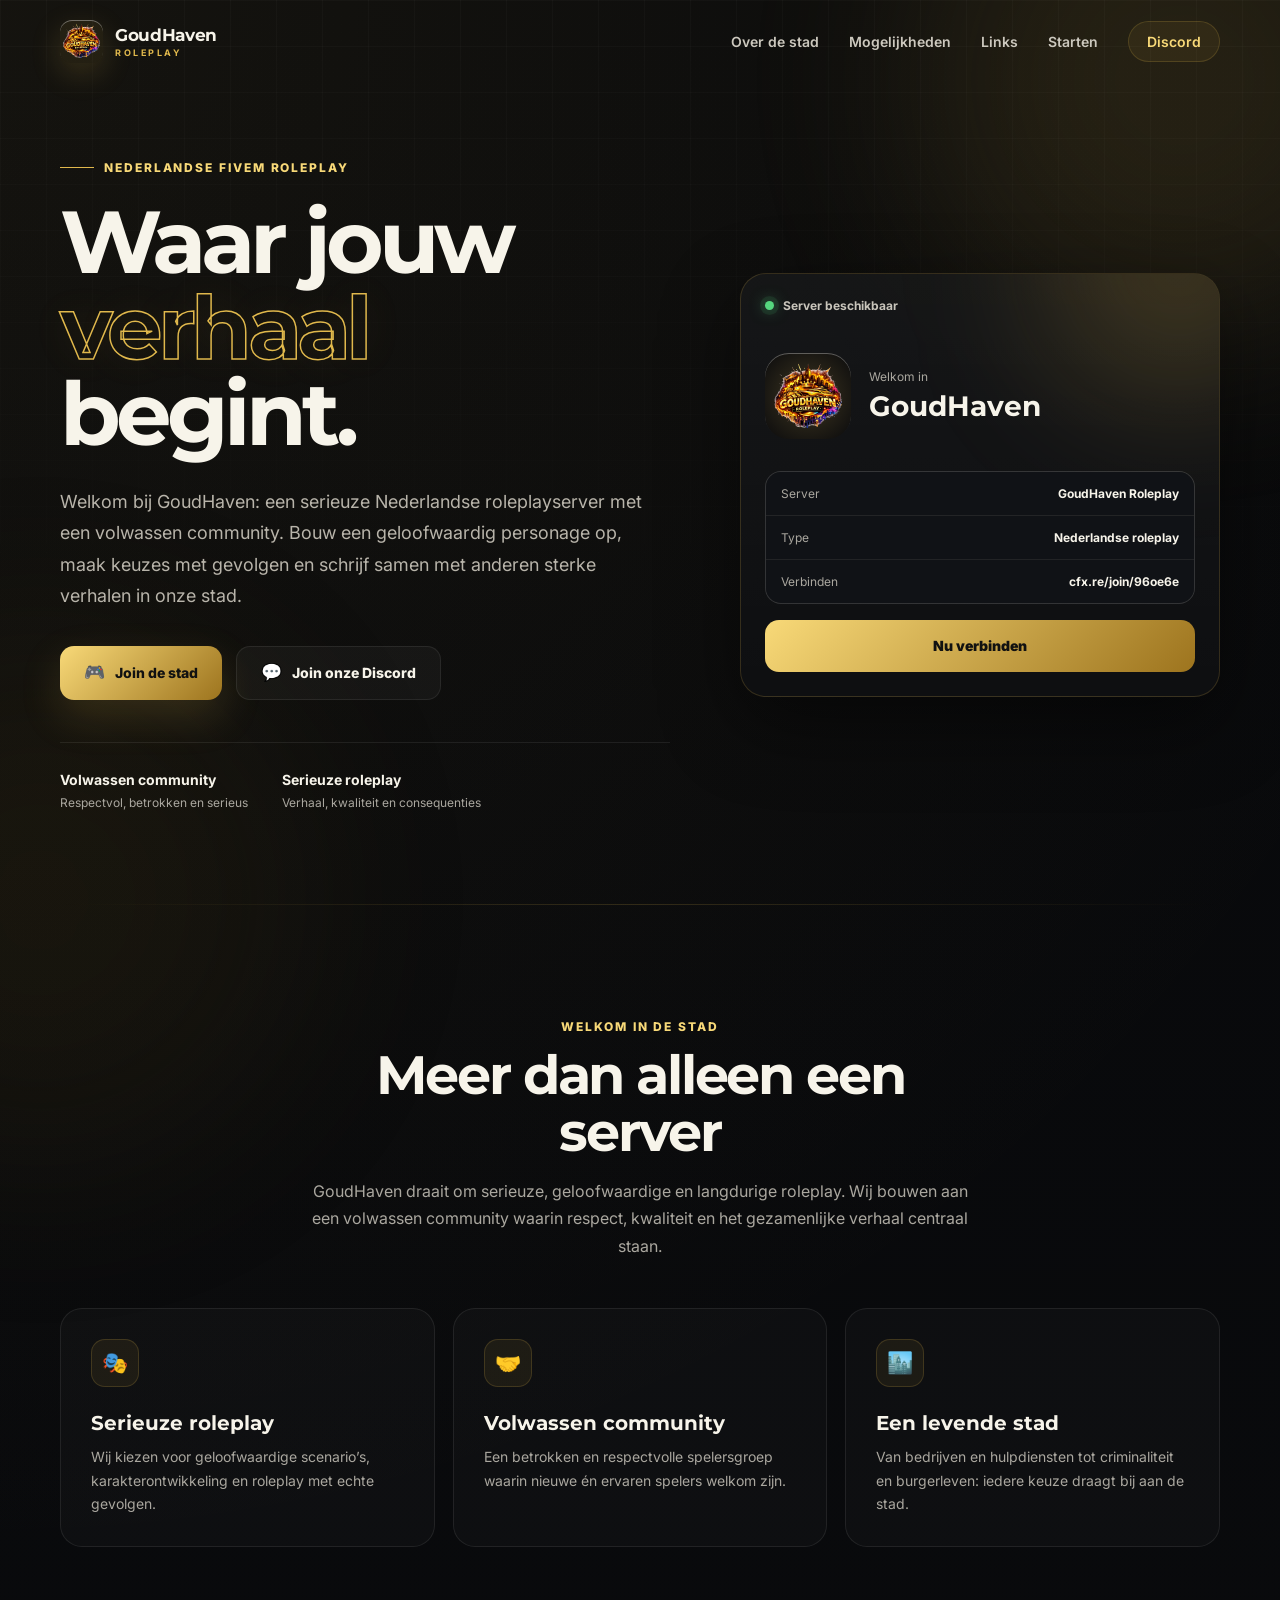
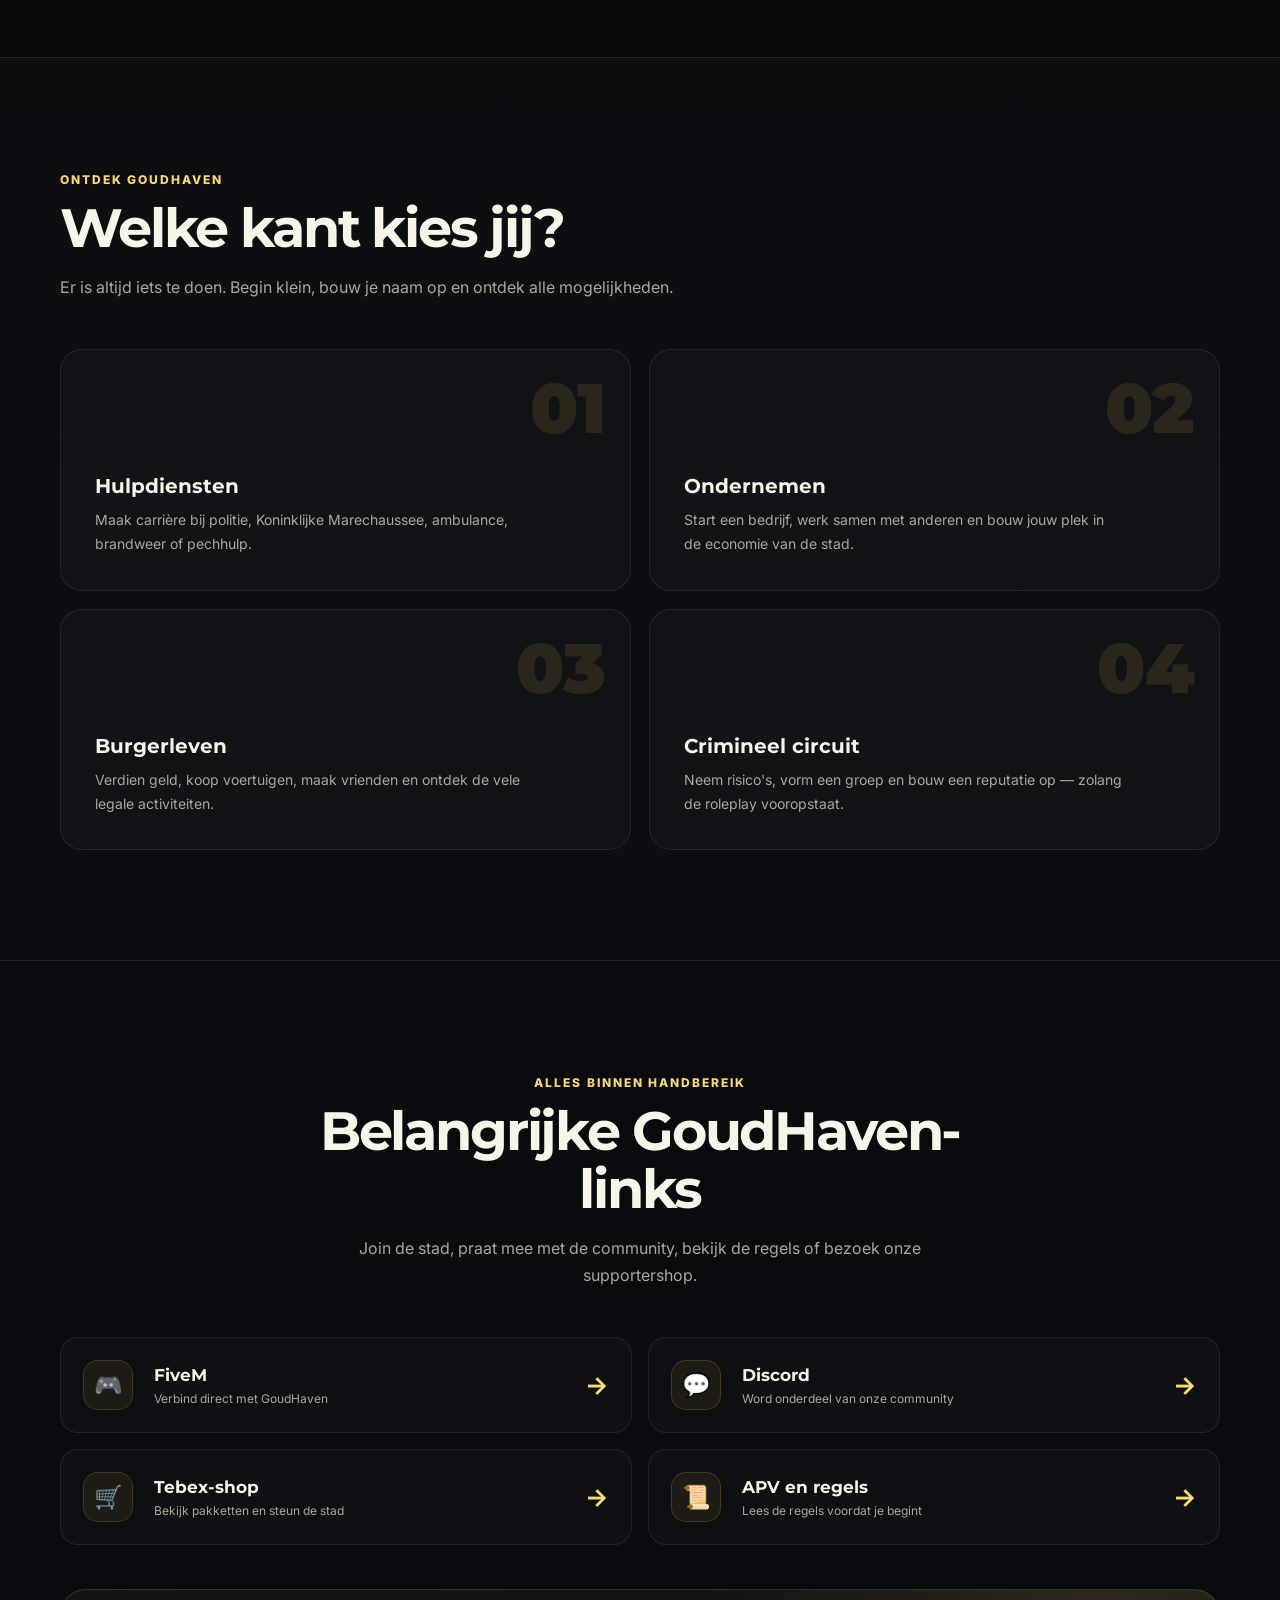
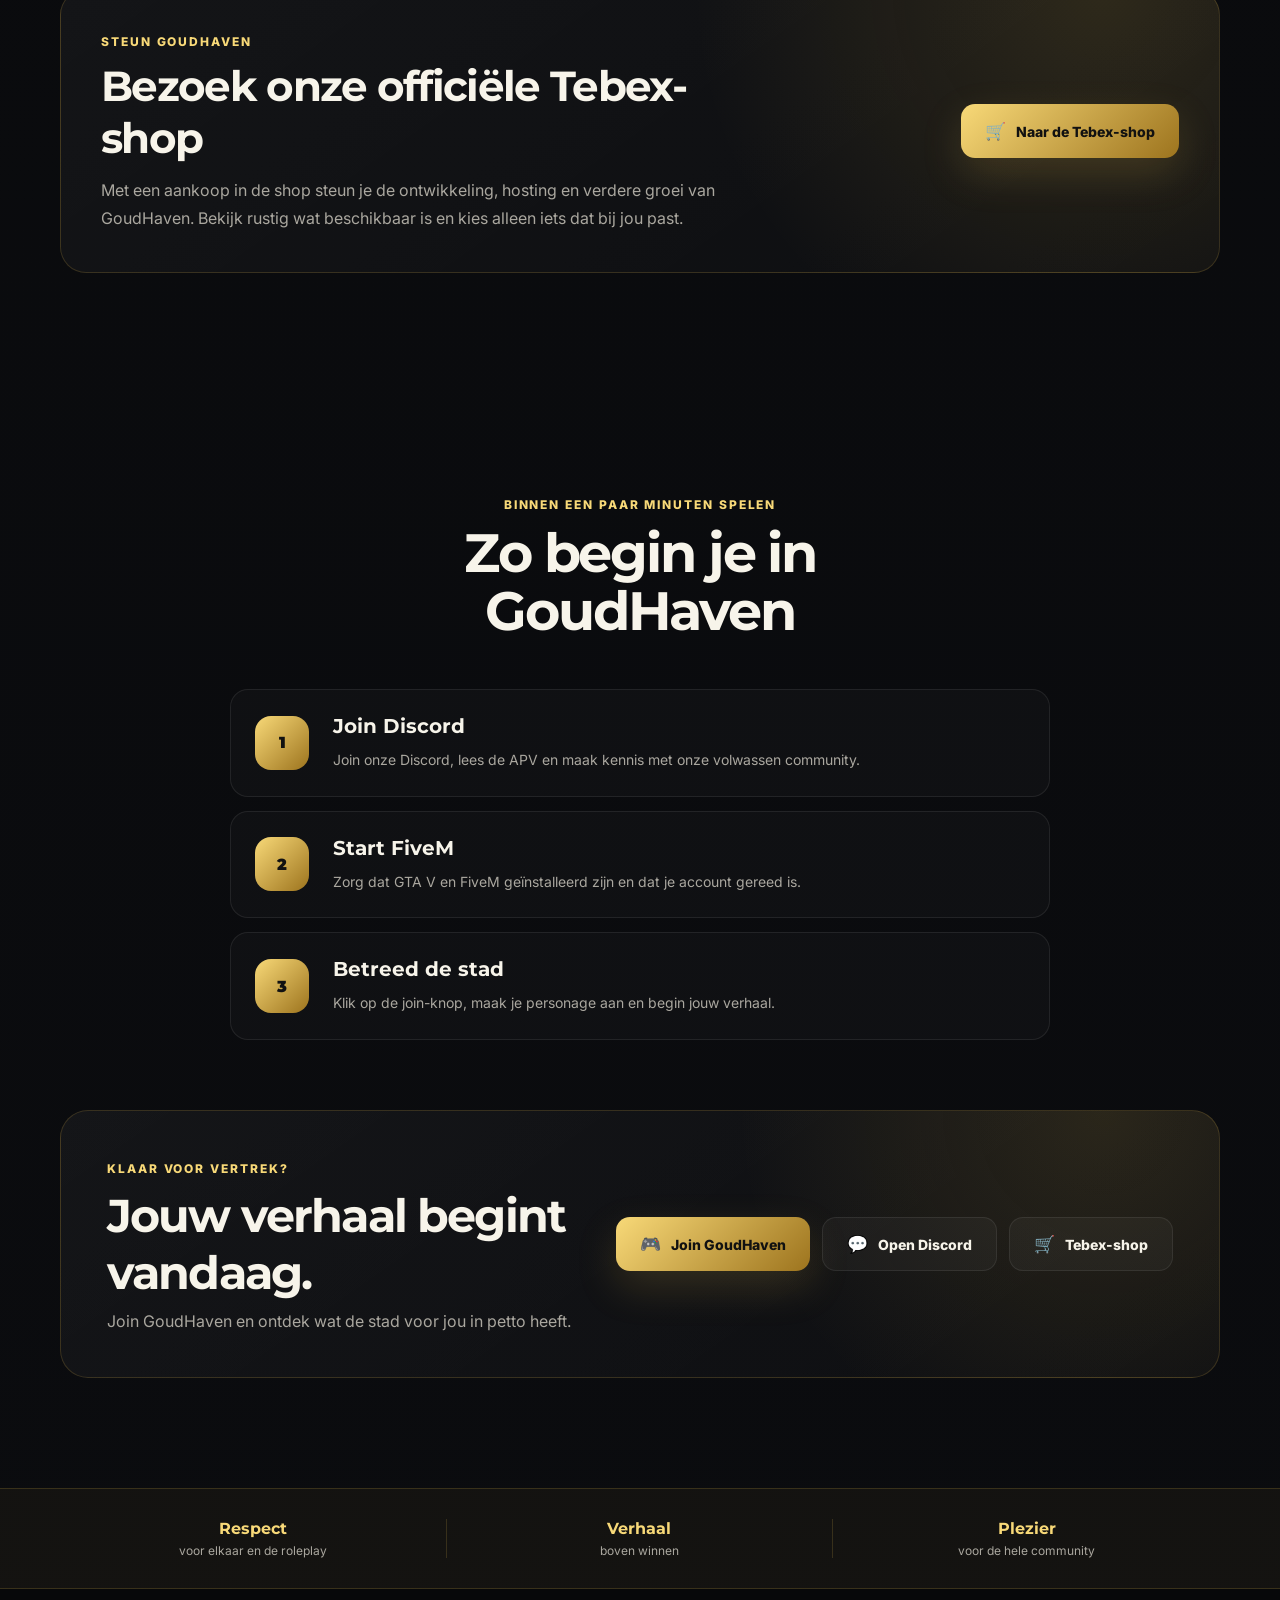
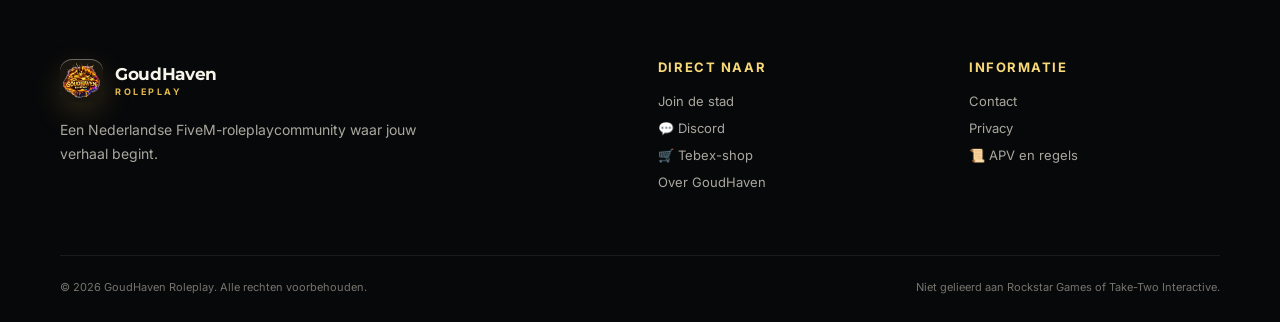
<file: index.html>
<!DOCTYPE html>
<html lang="nl">
<head>
  <meta charset="UTF-8">
  <meta name="viewport" content="width=device-width, initial-scale=1.0">
  <meta name="theme-color" content="#0b0b0d">
  <meta name="description" content="GoudHaven Roleplay – een Nederlandse FiveM-roleplaystad waar jouw verhaal begint. Join de stad en onze community.">
  <meta property="og:title" content="GoudHaven Roleplay">
  <meta property="og:description" content="Waar jouw verhaal begint. Join onze Nederlandse FiveM-roleplaystad.">
  <meta property="og:type" content="website">
  <meta property="og:url" content="https://goud-haven.nl/">
  <meta property="og:image" content="https://goud-haven.nl/goudhaven-logo.png">
  <title>GoudHaven Roleplay | Waar jouw verhaal begint</title>
  <link rel="icon" href="goudhaven-logo.png" type="image/png">
  <link rel="preconnect" href="https://fonts.googleapis.com">
  <link rel="preconnect" href="https://fonts.gstatic.com" crossorigin>
  <link href="https://fonts.googleapis.com/css2?family=Inter:wght@400;500;600;700;800&family=Montserrat:wght@700;800;900&display=swap" rel="stylesheet">
  <link rel="stylesheet" href="styles.css">
  <script src="config.js"></script>
  <script src="script.js" defer></script>
</head>
<body>
  <div class="background-glow background-glow-one"></div>
  <div class="background-glow background-glow-two"></div>

  <header class="site-header">
    <div class="container nav-wrap">
      <a class="brand" href="#home" aria-label="GoudHaven home">
        <span class="brand-mark brand-logo-wrap"><img src="goudhaven-logo.png" alt="GoudHaven Roleplay logo"></span>
        <span>
          <strong>GoudHaven</strong>
          <small>ROLEPLAY</small>
        </span>
      </a>

      <button class="menu-button" type="button" aria-label="Menu openen" aria-expanded="false">
        <span></span><span></span><span></span>
      </button>

      <nav class="main-nav" aria-label="Hoofdnavigatie">
        <a href="#over">Over de stad</a>
        <a href="#mogelijkheden">Mogelijkheden</a>
        <a href="#links">Links</a>
        <a href="#starten">Starten</a>
        <a class="nav-join js-discord-link" href="#" target="_blank" rel="noopener">Discord</a>
      </nav>
    </div>
  </header>

  <main>
    <section class="hero" id="home">
      <div class="container hero-grid">
        <div class="hero-copy">
          <div class="eyebrow"><span></span> Nederlandse FiveM Roleplay</div>
          <h1>Waar jouw <em>verhaal</em> begint.</h1>
          <p class="hero-text">
            Welkom bij GoudHaven: een serieuze Nederlandse roleplayserver met een volwassen community.
            Bouw een geloofwaardig personage op, maak keuzes met gevolgen en schrijf samen met anderen sterke verhalen in onze stad.
          </p>

          <div class="hero-actions">
            <a class="button button-primary js-fivem-link" href="#" target="_blank" rel="noopener">
              <span class="button-icon">🎮</span> Join de stad
            </a>
            <a class="button button-secondary js-discord-link" href="#" target="_blank" rel="noopener">
              <span class="button-icon">💬</span> Join onze Discord
            </a>
          </div>

          <div class="hero-meta">
            <div>
              <strong>Volwassen community</strong>
              <span>Respectvol, betrokken en serieus</span>
            </div>
            <div>
              <strong>Serieuze roleplay</strong>
              <span>Verhaal, kwaliteit en consequenties</span>
            </div>
          </div>
        </div>

        <div class="server-card">
          <div class="server-card-top">
            <span class="status-dot"></span>
            <span id="server-status-text">Server beschikbaar</span>
          </div>
          <div class="city-mark">
            <div class="city-logo city-logo-image"><img src="goudhaven-logo.png" alt="GoudHaven Roleplay logo"></div>
            <div>
              <span>Welkom in</span>
              <strong>GoudHaven</strong>
            </div>
          </div>

          <div class="server-details">
            <div>
              <span>Server</span>
              <strong>GoudHaven Roleplay</strong>
            </div>
            <div>
              <span>Type</span>
              <strong>Nederlandse roleplay</strong>
            </div>
            <div>
              <span>Verbinden</span>
              <strong id="join-code">cfx.re/join/96oe6e</strong>
            </div>
          </div>

          <a class="server-card-button js-fivem-link" href="#" target="_blank" rel="noopener">
            Nu verbinden
          </a>
        </div>
      </div>

      <div class="hero-divider"></div>
    </section>

    <section class="section" id="over">
      <div class="container">
        <div class="section-heading centered">
          <span class="section-label">Welkom in de stad</span>
          <h2>Meer dan alleen een server</h2>
          <p>
            GoudHaven draait om serieuze, geloofwaardige en langdurige roleplay.
            Wij bouwen aan een volwassen community waarin respect, kwaliteit en het gezamenlijke verhaal centraal staan.
          </p>
        </div>

        <div class="feature-grid">
          <article class="feature-card">
            <div class="feature-icon">🎭</div>
            <h3>Serieuze roleplay</h3>
            <p>Wij kiezen voor geloofwaardige scenario’s, karakterontwikkeling en roleplay met echte gevolgen.</p>
          </article>
          <article class="feature-card">
            <div class="feature-icon">🤝</div>
            <h3>Volwassen community</h3>
            <p>Een betrokken en respectvolle spelersgroep waarin nieuwe én ervaren spelers welkom zijn.</p>
          </article>
          <article class="feature-card">
            <div class="feature-icon">🏙️</div>
            <h3>Een levende stad</h3>
            <p>Van bedrijven en hulpdiensten tot criminaliteit en burgerleven: iedere keuze draagt bij aan de stad.</p>
          </article>
        </div>
      </div>
    </section>

    <section class="section section-dark" id="mogelijkheden">
      <div class="container">
        <div class="section-heading">
          <span class="section-label">Ontdek GoudHaven</span>
          <h2>Welke kant kies jij?</h2>
          <p>Er is altijd iets te doen. Begin klein, bouw je naam op en ontdek alle mogelijkheden.</p>
        </div>

        <div class="role-grid">
          <article class="role-card">
            <span class="role-number">01</span>
            <h3>Hulpdiensten</h3>
            <p>Maak carrière bij politie, Koninklijke Marechaussee, ambulance, brandweer of pechhulp.</p>
          </article>
          <article class="role-card">
            <span class="role-number">02</span>
            <h3>Ondernemen</h3>
            <p>Start een bedrijf, werk samen met anderen en bouw jouw plek in de economie van de stad.</p>
          </article>
          <article class="role-card">
            <span class="role-number">03</span>
            <h3>Burgerleven</h3>
            <p>Verdien geld, koop voertuigen, maak vrienden en ontdek de vele legale activiteiten.</p>
          </article>
          <article class="role-card">
            <span class="role-number">04</span>
            <h3>Crimineel circuit</h3>
            <p>Neem risico's, vorm een groep en bouw een reputatie op — zolang de roleplay vooropstaat.</p>
          </article>
        </div>
      </div>
    </section>

    
    <section class="section community-links" id="links">
      <div class="container">
        <div class="section-heading centered">
          <span class="section-label">Alles binnen handbereik</span>
          <h2>Belangrijke GoudHaven-links</h2>
          <p>Join de stad, praat mee met de community, bekijk de regels of bezoek onze supportershop.</p>
        </div>

        <div class="quick-link-grid">
          <a class="quick-link-card js-fivem-link" href="#" target="_blank" rel="noopener">
            <span class="quick-link-icon">🎮</span>
            <div>
              <strong>FiveM</strong>
              <span>Verbind direct met GoudHaven</span>
            </div>
            <b>→</b>
          </a>

          <a class="quick-link-card js-discord-link" href="#" target="_blank" rel="noopener">
            <span class="quick-link-icon">💬</span>
            <div>
              <strong>Discord</strong>
              <span>Word onderdeel van onze community</span>
            </div>
            <b>→</b>
          </a>

          <a class="quick-link-card js-tebex-link" href="#" target="_blank" rel="noopener">
            <span class="quick-link-icon">🛒</span>
            <div>
              <strong>Tebex-shop</strong>
              <span>Bekijk pakketten en steun de stad</span>
            </div>
            <b>→</b>
          </a>

          <a class="quick-link-card js-apv-link" href="#" target="_blank" rel="noopener">
            <span class="quick-link-icon">📜</span>
            <div>
              <strong>APV en regels</strong>
              <span>Lees de regels voordat je begint</span>
            </div>
            <b>→</b>
          </a>
        </div>

        <div class="tebex-highlight">
          <div class="tebex-copy">
            <span class="section-label">Steun GoudHaven</span>
            <h2>Bezoek onze officiële Tebex-shop</h2>
            <p>Met een aankoop in de shop steun je de ontwikkeling, hosting en verdere groei van GoudHaven. Bekijk rustig wat beschikbaar is en kies alleen iets dat bij jou past.</p>
          </div>
          <a class="button button-primary js-tebex-link" href="#" target="_blank" rel="noopener">
            <span class="button-icon">🛒</span> Naar de Tebex-shop
          </a>
        </div>
      </div>
    </section>

<section class="section" id="starten">
      <div class="container">
        <div class="section-heading centered">
          <span class="section-label">Binnen een paar minuten spelen</span>
          <h2>Zo begin je in GoudHaven</h2>
        </div>

        <div class="steps">
          <article class="step">
            <span>1</span>
            <div>
              <h3>Join Discord</h3>
              <p>Join onze Discord, lees de APV en maak kennis met onze volwassen community.</p>
            </div>
          </article>
          <article class="step">
            <span>2</span>
            <div>
              <h3>Start FiveM</h3>
              <p>Zorg dat GTA V en FiveM geïnstalleerd zijn en dat je account gereed is.</p>
            </div>
          </article>
          <article class="step">
            <span>3</span>
            <div>
              <h3>Betreed de stad</h3>
              <p>Klik op de join-knop, maak je personage aan en begin jouw verhaal.</p>
            </div>
          </article>
        </div>

        <div class="cta-card">
          <div>
            <span class="section-label">Klaar voor vertrek?</span>
            <h2>Jouw verhaal begint vandaag.</h2>
            <p>Join GoudHaven en ontdek wat de stad voor jou in petto heeft.</p>
          </div>
          <div class="cta-actions">
            <a class="button button-primary js-fivem-link" href="#" target="_blank" rel="noopener"><span class="button-icon">🎮</span> Join GoudHaven</a>
            <a class="button button-secondary js-discord-link" href="#" target="_blank" rel="noopener"><span class="button-icon">💬</span> Open Discord</a>
            <a class="button button-secondary js-tebex-link" href="#" target="_blank" rel="noopener"><span class="button-icon">🛒</span> Tebex-shop</a>
          </div>
        </div>
      </div>
    </section>

    <section class="rules-strip">
      <div class="container rules-strip-inner">
        <div>
          <strong>Respect</strong>
          <span>voor elkaar en de roleplay</span>
        </div>
        <div>
          <strong>Verhaal</strong>
          <span>boven winnen</span>
        </div>
        <div>
          <strong>Plezier</strong>
          <span>voor de hele community</span>
        </div>
      </div>
    </section>
  </main>

  <footer class="site-footer">
    <div class="container footer-grid">
      <div class="footer-brand">
        <div class="brand">
          <span class="brand-mark brand-logo-wrap"><img src="goudhaven-logo.png" alt="GoudHaven Roleplay logo"></span>
          <span><strong>GoudHaven</strong><small>ROLEPLAY</small></span>
        </div>
        <p>Een Nederlandse FiveM-roleplaycommunity waar jouw verhaal begint.</p>
      </div>

      <div>
        <h3>Direct naar</h3>
        <a class="js-fivem-link" href="#" target="_blank" rel="noopener">Join de stad</a>
        <a class="js-discord-link" href="#" target="_blank" rel="noopener">💬 Discord</a>
        <a class="js-tebex-link" href="#" target="_blank" rel="noopener">🛒 Tebex-shop</a>
        <a href="#over">Over GoudHaven</a>
      </div>

      <div>
        <h3>Informatie</h3>
        <a href="mailto:info@goud-haven.nl">Contact</a>
        <a href="#" id="privacy-link">Privacy</a>
        <a class="js-apv-link" href="#" target="_blank" rel="noopener">📜 APV en regels</a>
      </div>
    </div>

    <div class="container footer-bottom">
      <span>© <span id="current-year"></span> GoudHaven Roleplay. Alle rechten voorbehouden.</span>
      <span>Niet gelieerd aan Rockstar Games of Take-Two Interactive.</span>
    </div>
  </footer>

  <div class="toast" id="toast" role="status" aria-live="polite"></div>
</body>
</html>
</file>
<file: styles.css>
:root {
  --bg: #08090b;
  --bg-soft: #101216;
  --panel: rgba(18, 20, 25, 0.86);
  --panel-strong: #15171c;
  --gold: #e0b84c;
  --gold-light: #f8d978;
  --gold-dark: #9d741e;
  --text: #f7f4ea;
  --muted: #aaa79f;
  --border: rgba(224, 184, 76, 0.18);
  --white-border: rgba(255,255,255,0.08);
  --shadow: 0 28px 80px rgba(0,0,0,0.45);
  --radius: 22px;
}

* { box-sizing: border-box; }
html { scroll-behavior: smooth; }
body {
  margin: 0;
  min-height: 100vh;
  overflow-x: hidden;
  font-family: "Inter", sans-serif;
  color: var(--text);
  background:
    radial-gradient(circle at top left, rgba(224,184,76,0.06), transparent 30%),
    linear-gradient(180deg, #08090b 0%, #0b0c0f 100%);
}
body.menu-open { overflow: hidden; }
a { color: inherit; text-decoration: none; }
button, a { -webkit-tap-highlight-color: transparent; }
.container { width: min(1160px, calc(100% - 40px)); margin: 0 auto; }

.background-glow {
  position: fixed;
  width: 520px;
  height: 520px;
  filter: blur(100px);
  border-radius: 50%;
  pointer-events: none;
  opacity: .12;
  z-index: -1;
}
.background-glow-one { top: -180px; right: -160px; background: var(--gold); }
.background-glow-two { bottom: -260px; left: -220px; background: #624d16; }

.site-header {
  position: fixed;
  top: 0;
  left: 0;
  width: 100%;
  z-index: 50;
  border-bottom: 1px solid transparent;
  transition: .25s ease;
}
.site-header.scrolled {
  background: rgba(8, 9, 11, 0.88);
  backdrop-filter: blur(18px);
  border-bottom-color: var(--white-border);
}
.nav-wrap {
  height: 82px;
  display: flex;
  align-items: center;
  justify-content: space-between;
}
.brand { display: inline-flex; align-items: center; gap: 12px; }
.brand-mark {
  width: 43px;
  height: 43px;
  display: grid;
  place-items: center;
  font-family: "Montserrat", sans-serif;
  font-weight: 900;
  font-size: 15px;
  color: #111;
  border-radius: 12px;
  background: linear-gradient(135deg, var(--gold-light), var(--gold-dark));
  box-shadow: inset 0 1px 0 rgba(255,255,255,.35), 0 10px 30px rgba(224,184,76,.18);
}
.brand strong {
  display: block;
  font-family: "Montserrat", sans-serif;
  font-size: 17px;
  letter-spacing: -.02em;
}
.brand small {
  display: block;
  margin-top: 2px;
  color: var(--gold);
  font-size: 9px;
  letter-spacing: .28em;
  font-weight: 700;
}
.main-nav { display: flex; align-items: center; gap: 30px; }
.main-nav > a {
  color: #ccc8be;
  font-size: 14px;
  font-weight: 600;
  transition: .2s;
}
.main-nav > a:hover { color: var(--gold-light); }
.main-nav .nav-join {
  padding: 11px 18px;
  border: 1px solid var(--border);
  border-radius: 999px;
  color: var(--gold-light);
  background: rgba(224,184,76,.07);
}
.menu-button {
  display: none;
  width: 44px;
  height: 44px;
  border: 0;
  border-radius: 12px;
  background: rgba(255,255,255,.05);
  cursor: pointer;
}
.menu-button span {
  display: block;
  width: 20px;
  height: 2px;
  margin: 4px auto;
  background: #fff;
  border-radius: 2px;
}

.hero {
  position: relative;
  padding: 160px 0 95px;
  min-height: 760px;
  display: flex;
  align-items: center;
}
.hero::before {
  content: "";
  position: absolute;
  inset: 0;
  background:
    linear-gradient(rgba(255,255,255,.025) 1px, transparent 1px),
    linear-gradient(90deg, rgba(255,255,255,.025) 1px, transparent 1px);
  background-size: 46px 46px;
  mask-image: linear-gradient(to bottom, black, transparent 80%);
  pointer-events: none;
}
.hero-grid {
  position: relative;
  display: grid;
  grid-template-columns: 1.12fr .88fr;
  gap: 70px;
  align-items: center;
}
.eyebrow, .section-label {
  color: var(--gold-light);
  font-size: 12px;
  font-weight: 800;
  letter-spacing: .16em;
  text-transform: uppercase;
}
.eyebrow { display: flex; align-items: center; gap: 10px; margin-bottom: 24px; }
.eyebrow span { width: 34px; height: 1px; background: var(--gold); }
.hero h1 {
  margin: 0;
  max-width: 720px;
  font-family: "Montserrat", sans-serif;
  font-size: clamp(54px, 7vw, 88px);
  line-height: .98;
  letter-spacing: -.055em;
}
.hero h1 em {
  color: transparent;
  font-style: normal;
  -webkit-text-stroke: 1.5px var(--gold);
  text-shadow: 0 0 40px rgba(224,184,76,.08);
}
.hero-text {
  max-width: 650px;
  margin: 28px 0 0;
  color: #b8b4aa;
  font-size: 18px;
  line-height: 1.75;
}
.hero-actions { display: flex; flex-wrap: wrap; gap: 14px; margin-top: 34px; }
.button {
  min-height: 54px;
  display: inline-flex;
  align-items: center;
  justify-content: center;
  gap: 10px;
  padding: 0 24px;
  border-radius: 14px;
  font-size: 14px;
  font-weight: 800;
  transition: transform .2s ease, border-color .2s ease, background .2s ease;
}
.button:hover { transform: translateY(-2px); }
.button-primary {
  color: #111;
  background: linear-gradient(135deg, var(--gold-light), var(--gold-dark));
  box-shadow: 0 16px 40px rgba(224,184,76,.17);
}
.button-secondary {
  border: 1px solid var(--white-border);
  background: rgba(255,255,255,.035);
}
.button-secondary:hover { border-color: var(--border); background: rgba(224,184,76,.06); }
.hero-meta {
  display: flex;
  gap: 34px;
  margin-top: 42px;
  padding-top: 28px;
  border-top: 1px solid var(--white-border);
}
.hero-meta div { display: flex; flex-direction: column; gap: 7px; }
.hero-meta strong { font-size: 14px; }
.hero-meta span { color: var(--muted); font-size: 12px; }

.server-card {
  position: relative;
  padding: 24px;
  border: 1px solid var(--border);
  border-radius: 26px;
  background:
    linear-gradient(180deg, rgba(255,255,255,.045), rgba(255,255,255,.015)),
    rgba(11,12,15,.86);
  box-shadow: var(--shadow);
  overflow: hidden;
}
.server-card::before {
  content:"";
  position: absolute;
  width: 280px;
  height: 280px;
  top: -150px;
  right: -100px;
  border-radius: 50%;
  background: rgba(224,184,76,.18);
  filter: blur(70px);
}
.server-card-top {
  position: relative;
  display: flex;
  align-items: center;
  gap: 9px;
  color: #c9c5bb;
  font-size: 12px;
  font-weight: 700;
}
.status-dot {
  width: 9px;
  height: 9px;
  border-radius: 50%;
  background: #55d67e;
  box-shadow: 0 0 0 5px rgba(85,214,126,.1), 0 0 15px rgba(85,214,126,.6);
}
.city-mark {
  position: relative;
  display: flex;
  align-items: center;
  gap: 18px;
  margin: 40px 0 32px;
}
.city-logo {
  width: 86px;
  height: 86px;
  display: grid;
  place-items: center;
  border-radius: 24px;
  font-family: "Montserrat", sans-serif;
  font-size: 28px;
  font-weight: 900;
  color: #101010;
  background: linear-gradient(135deg, var(--gold-light), var(--gold-dark));
  box-shadow: inset 0 1px 0 rgba(255,255,255,.3);
}
.city-mark span { display: block; margin-bottom: 5px; color: var(--muted); font-size: 12px; }
.city-mark strong { font-family: "Montserrat", sans-serif; font-size: 28px; }
.server-details {
  position: relative;
  display: grid;
  gap: 1px;
  overflow: hidden;
  border: 1px solid var(--white-border);
  border-radius: 16px;
  background: var(--white-border);
}
.server-details > div {
  padding: 14px 15px;
  display: flex;
  align-items: center;
  justify-content: space-between;
  gap: 20px;
  background: #101216;
}
.server-details span { color: var(--muted); font-size: 12px; }
.server-details strong { font-size: 12px; text-align: right; }
.server-card-button {
  position: relative;
  min-height: 52px;
  display: grid;
  place-items: center;
  margin-top: 16px;
  border-radius: 14px;
  color: #111;
  font-size: 14px;
  font-weight: 900;
  background: linear-gradient(135deg, var(--gold-light), var(--gold-dark));
}
.hero-divider {
  position: absolute;
  left: 50%;
  bottom: 0;
  width: min(1160px, calc(100% - 40px));
  height: 1px;
  transform: translateX(-50%);
  background: linear-gradient(90deg, transparent, var(--border), transparent);
}

.section { padding: 110px 0; }
.section-dark {
  border-block: 1px solid var(--white-border);
  background: rgba(255,255,255,.018);
}
.section-heading { max-width: 670px; margin-bottom: 48px; }
.section-heading.centered { margin-inline: auto; text-align: center; }
.section-heading h2 {
  margin: 12px 0 16px;
  font-family: "Montserrat", sans-serif;
  font-size: clamp(34px, 5vw, 54px);
  line-height: 1.07;
  letter-spacing: -.04em;
}
.section-heading p { margin: 0; color: var(--muted); font-size: 16px; line-height: 1.7; }

.feature-grid, .role-grid { display: grid; gap: 18px; }
.feature-grid { grid-template-columns: repeat(3, 1fr); }
.feature-card, .role-card {
  border: 1px solid var(--white-border);
  border-radius: var(--radius);
  background: rgba(255,255,255,.025);
  transition: .22s ease;
}
.feature-card { padding: 30px; }
.feature-card:hover, .role-card:hover {
  transform: translateY(-4px);
  border-color: var(--border);
  background: rgba(224,184,76,.035);
}
.feature-icon {
  width: 48px;
  height: 48px;
  display: grid;
  place-items: center;
  margin-bottom: 24px;
  border: 1px solid var(--border);
  border-radius: 14px;
  background: rgba(224,184,76,.07);
  font-size: 21px;
}
.feature-card h3, .role-card h3, .step h3 {
  margin: 0 0 10px;
  font-family: "Montserrat", sans-serif;
  font-size: 20px;
}
.feature-card p, .role-card p, .step p {
  margin: 0;
  color: var(--muted);
  font-size: 14px;
  line-height: 1.7;
}

.role-grid { grid-template-columns: repeat(2, 1fr); }
.role-card { position: relative; min-height: 240px; padding: 34px; overflow: hidden; }
.role-number {
  position: absolute;
  top: 15px;
  right: 24px;
  color: rgba(224,184,76,.12);
  font-family: "Montserrat", sans-serif;
  font-size: 70px;
  font-weight: 900;
}
.role-card h3 { margin-top: 90px; }
.role-card p { max-width: 440px; }

.steps {
  max-width: 820px;
  margin: 0 auto 70px;
  display: grid;
  gap: 14px;
}
.step {
  display: grid;
  grid-template-columns: 58px 1fr;
  gap: 20px;
  align-items: center;
  padding: 24px;
  border: 1px solid var(--white-border);
  border-radius: 18px;
  background: rgba(255,255,255,.022);
}
.step > span {
  width: 54px;
  height: 54px;
  display: grid;
  place-items: center;
  border-radius: 16px;
  color: #111;
  font-family: "Montserrat", sans-serif;
  font-weight: 900;
  background: linear-gradient(135deg, var(--gold-light), var(--gold-dark));
}

.cta-card {
  display: flex;
  align-items: center;
  justify-content: space-between;
  gap: 40px;
  padding: 46px;
  border: 1px solid var(--border);
  border-radius: 28px;
  background:
    radial-gradient(circle at 90% 0%, rgba(224,184,76,.13), transparent 34%),
    linear-gradient(145deg, rgba(255,255,255,.045), rgba(255,255,255,.016));
}
.cta-card h2 {
  margin: 10px 0 10px;
  font-family: "Montserrat", sans-serif;
  font-size: clamp(30px, 4vw, 46px);
  letter-spacing: -.04em;
}
.cta-card p { margin: 0; color: var(--muted); }
.cta-actions { display: flex; flex-wrap: wrap; gap: 12px; min-width: max-content; }

.rules-strip {
  padding: 30px 0;
  border-block: 1px solid var(--border);
  background: rgba(224,184,76,.045);
}
.rules-strip-inner { display: grid; grid-template-columns: repeat(3, 1fr); }
.rules-strip-inner > div {
  text-align: center;
  border-right: 1px solid var(--border);
}
.rules-strip-inner > div:last-child { border-right: 0; }
.rules-strip strong { display: block; color: var(--gold-light); font-family: "Montserrat"; font-size: 16px; }
.rules-strip span { display: block; margin-top: 5px; color: var(--muted); font-size: 12px; }

.site-footer { padding: 70px 0 28px; background: #07080a; }
.footer-grid {
  display: grid;
  grid-template-columns: 1.5fr .7fr .7fr;
  gap: 60px;
}
.footer-brand p { max-width: 390px; color: var(--muted); font-size: 14px; line-height: 1.7; }
.footer-grid h3 { margin: 0 0 18px; font-size: 13px; text-transform: uppercase; letter-spacing: .12em; color: var(--gold-light); }
.footer-grid > div:not(.footer-brand) a {
  display: block;
  width: fit-content;
  margin: 11px 0;
  color: var(--muted);
  font-size: 13px;
}
.footer-grid a:hover { color: var(--text); }
.footer-bottom {
  margin-top: 54px;
  padding-top: 24px;
  border-top: 1px solid var(--white-border);
  display: flex;
  justify-content: space-between;
  gap: 24px;
  color: #77746e;
  font-size: 11px;
}
.toast {
  position: fixed;
  left: 50%;
  bottom: 24px;
  z-index: 100;
  padding: 13px 18px;
  border: 1px solid var(--border);
  border-radius: 12px;
  background: #15171c;
  color: var(--text);
  box-shadow: var(--shadow);
  transform: translate(-50%, 25px);
  opacity: 0;
  pointer-events: none;
  transition: .25s;
}
.toast.show { transform: translate(-50%, 0); opacity: 1; }

@media (max-width: 900px) {
  .menu-button { display: block; }
  .main-nav {
    position: fixed;
    inset: 82px 20px auto;
    padding: 18px;
    flex-direction: column;
    align-items: stretch;
    gap: 8px;
    border: 1px solid var(--white-border);
    border-radius: 18px;
    background: rgba(13,14,17,.97);
    box-shadow: var(--shadow);
    transform: translateY(-20px);
    opacity: 0;
    pointer-events: none;
    transition: .2s ease;
  }
  .main-nav.open { transform: translateY(0); opacity: 1; pointer-events: auto; }
  .main-nav > a { padding: 13px 14px; border-radius: 10px; }
  .main-nav .nav-join { text-align: center; }
  .hero { padding-top: 132px; }
  .hero-grid { grid-template-columns: 1fr; gap: 48px; }
  .server-card { max-width: 600px; }
  .feature-grid { grid-template-columns: 1fr; }
  .cta-card { align-items: flex-start; flex-direction: column; }
  .cta-actions { min-width: 0; }
  .footer-grid { grid-template-columns: 1fr 1fr; }
  .footer-brand { grid-column: 1 / -1; }
}

@media (max-width: 640px) {
  .container { width: min(100% - 26px, 1160px); }
  .nav-wrap { height: 72px; }
  .main-nav { inset: 72px 13px auto; }
  .hero { min-height: auto; padding: 118px 0 70px; }
  .hero h1 { font-size: clamp(46px, 16vw, 68px); }
  .hero-text { font-size: 16px; }
  .hero-actions { flex-direction: column; }
  .button { width: 100%; }
  .hero-meta { flex-direction: column; gap: 20px; }
  .server-card { padding: 18px; border-radius: 22px; }
  .city-logo { width: 70px; height: 70px; border-radius: 20px; }
  .city-mark strong { font-size: 23px; }
  .server-details > div { align-items: flex-start; flex-direction: column; gap: 6px; }
  .server-details strong { text-align: left; word-break: break-all; }
  .section { padding: 80px 0; }
  .role-grid { grid-template-columns: 1fr; }
  .role-card { min-height: 220px; padding: 26px; }
  .step { grid-template-columns: 1fr; align-items: flex-start; }
  .cta-card { padding: 28px; }
  .cta-actions { width: 100%; }
  .rules-strip-inner { grid-template-columns: 1fr; gap: 22px; }
  .rules-strip-inner > div { border-right: 0; }
  .footer-grid { grid-template-columns: 1fr; gap: 34px; }
  .footer-brand { grid-column: auto; }
  .footer-bottom { flex-direction: column; }
}


/* GoudHaven logo */
.brand-logo-wrap {
  overflow: hidden;
  padding: 2px;
  background: rgba(224,184,76,.08);
}
.brand-logo-wrap img {
  width: 100%;
  height: 100%;
  object-fit: contain;
  display: block;
}
.city-logo-image {
  padding: 7px;
  overflow: hidden;
  background: radial-gradient(circle, rgba(224,184,76,.22), rgba(10,10,12,.94));
}
.city-logo-image img {
  width: 100%;
  height: 100%;
  object-fit: contain;
  display: block;
}
.button-icon { font-size: 17px; line-height: 1; }

/* Belangrijke links */
.community-links { position: relative; }
.quick-link-grid {
  display: grid;
  grid-template-columns: repeat(2, 1fr);
  gap: 16px;
  margin-bottom: 44px;
}
.quick-link-card {
  display: grid;
  grid-template-columns: 54px 1fr auto;
  align-items: center;
  gap: 17px;
  padding: 22px;
  border: 1px solid var(--white-border);
  border-radius: 18px;
  background: rgba(255,255,255,.025);
  transition: .22s ease;
}
.quick-link-card:hover {
  transform: translateY(-3px);
  border-color: var(--border);
  background: rgba(224,184,76,.045);
}
.quick-link-icon {
  width: 50px;
  height: 50px;
  display: grid;
  place-items: center;
  border: 1px solid var(--border);
  border-radius: 15px;
  background: rgba(224,184,76,.07);
  font-size: 23px;
}
.quick-link-card strong {
  display: block;
  margin-bottom: 6px;
  font-family: "Montserrat", sans-serif;
  font-size: 17px;
}
.quick-link-card span:not(.quick-link-icon) {
  display: block;
  color: var(--muted);
  font-size: 12px;
}
.quick-link-card b {
  color: var(--gold-light);
  font-size: 25px;
}
.tebex-highlight {
  display: flex;
  align-items: center;
  justify-content: space-between;
  gap: 40px;
  padding: 40px;
  border: 1px solid var(--border);
  border-radius: 26px;
  background:
    radial-gradient(circle at 90% 0%, rgba(224,184,76,.15), transparent 38%),
    linear-gradient(145deg, rgba(255,255,255,.045), rgba(255,255,255,.016));
}
.tebex-copy { max-width: 680px; }
.tebex-highlight h2 {
  margin: 10px 0 12px;
  font-family: "Montserrat", sans-serif;
  font-size: clamp(28px,4vw,42px);
  letter-spacing: -.04em;
}
.tebex-highlight p {
  margin: 0;
  color: var(--muted);
  line-height: 1.75;
}

@media (max-width: 760px) {
  .quick-link-grid { grid-template-columns: 1fr; }
  .tebex-highlight { align-items: flex-start; flex-direction: column; padding: 28px; }
  .tebex-highlight .button { width: 100%; }
}
</file>
